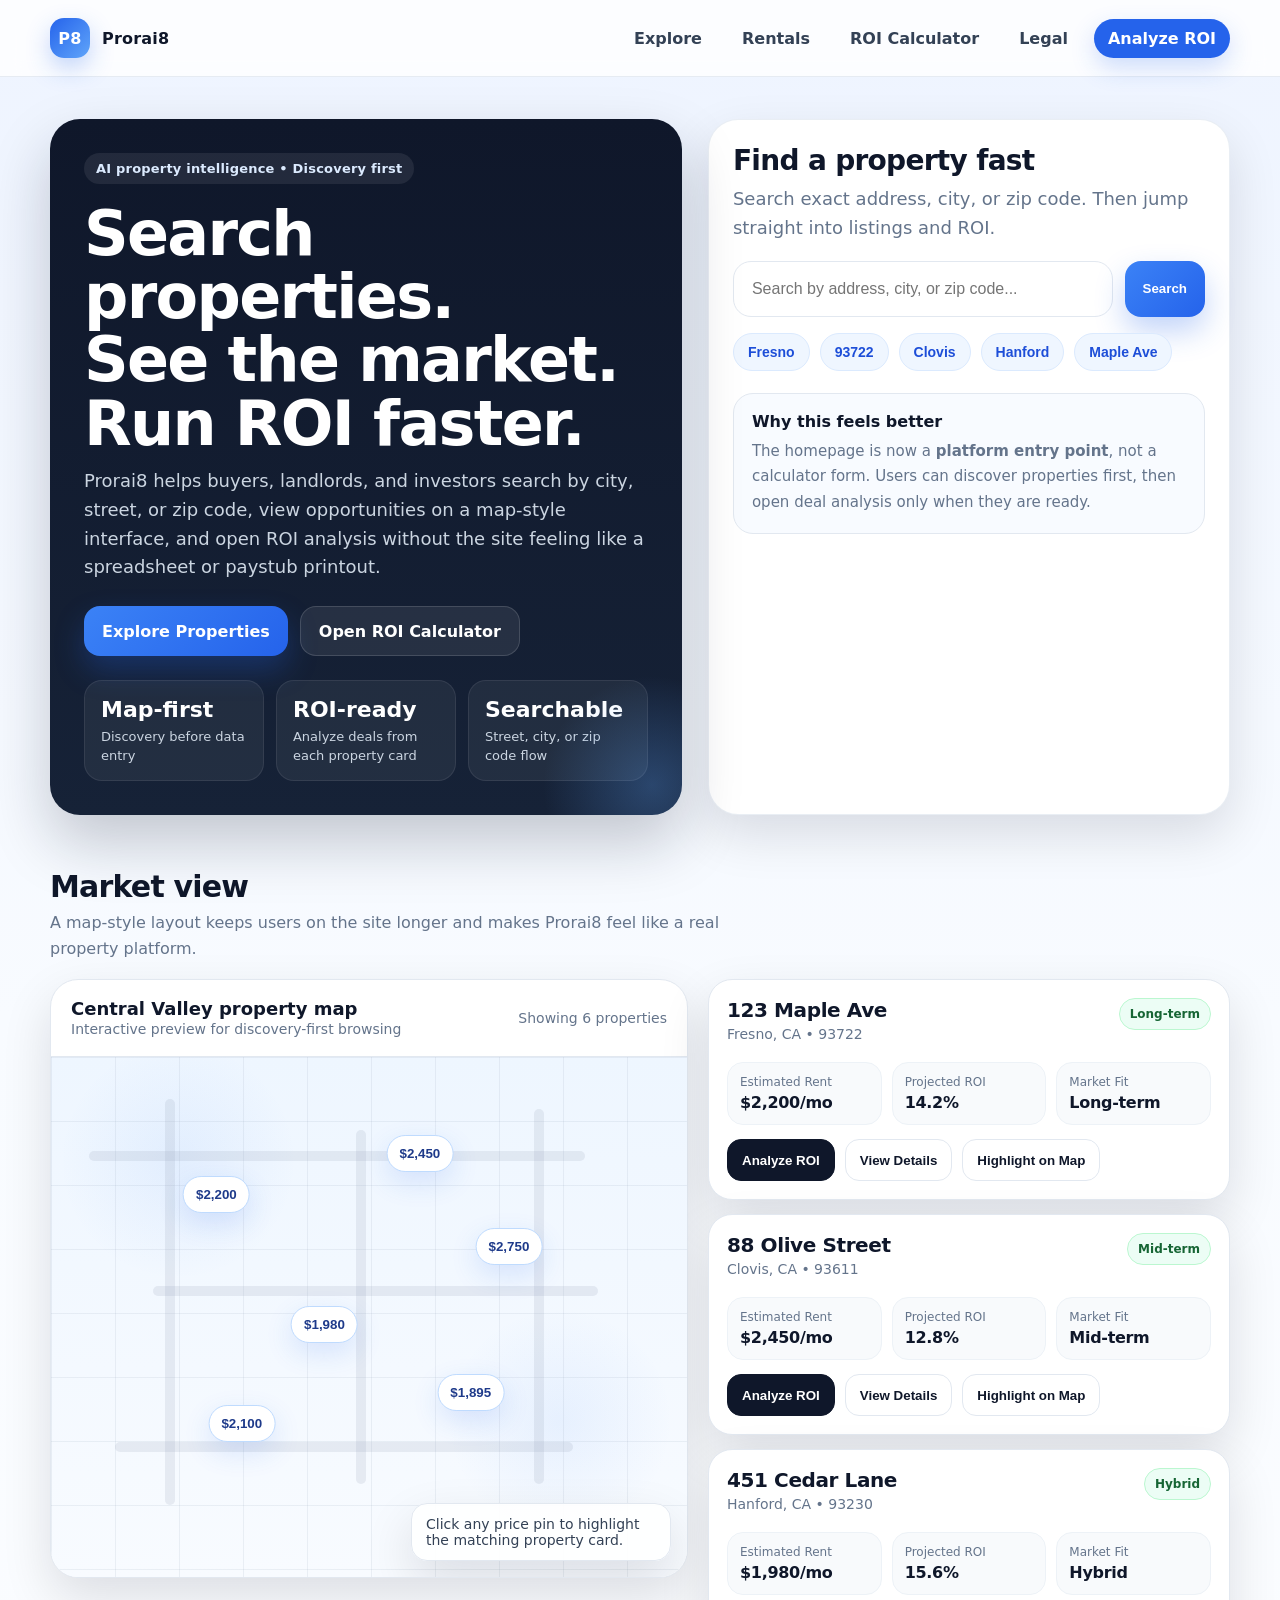
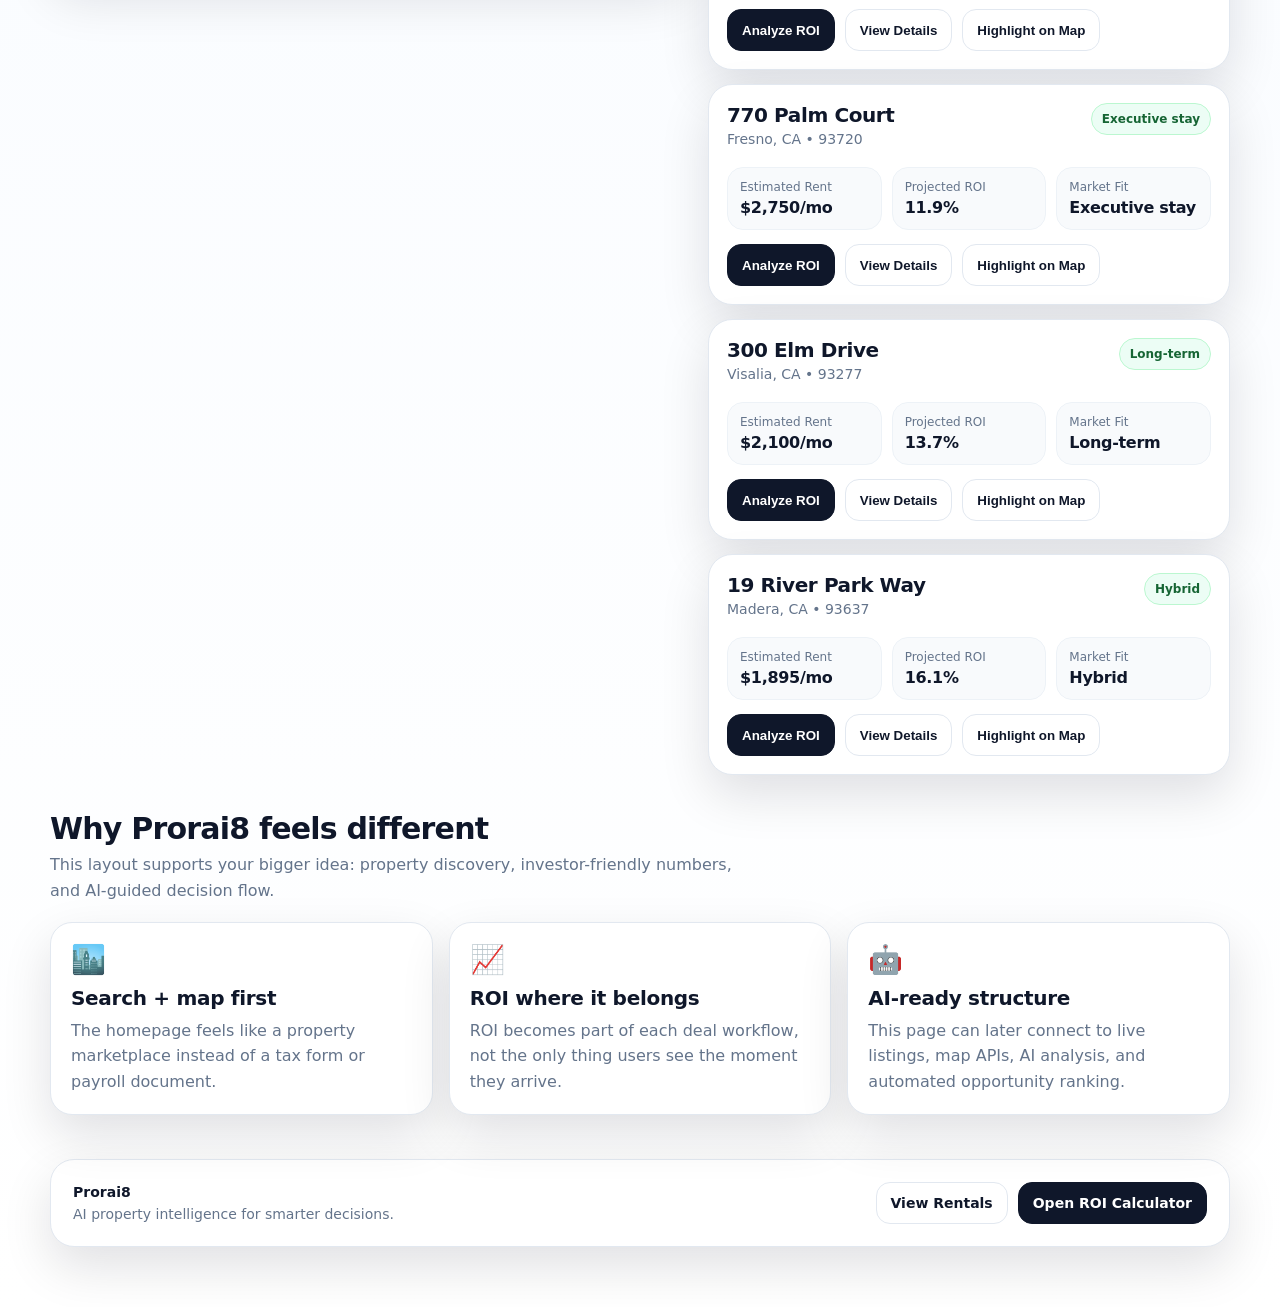
<file: index.html>
<!doctype html>
<html lang="en">
<head>
  <meta charset="utf-8" />
  <meta name="viewport" content="width=device-width,initial-scale=1" />
  <title>Prorai8 | AI Property Intelligence</title>
  <meta name="description" content="Search properties, view rental opportunities, and analyze ROI with Prorai8." />
  <style>
    :root{
      --bg:#0b1220;
      --bg-soft:#111827;
      --panel:#ffffff;
      --panel-soft:#f8fafc;
      --text:#0f172a;
      --muted:#64748b;
      --line:#e2e8f0;
      --brand:#2563eb;
      --brand-dark:#1d4ed8;
      --accent:#0f172a;
      --success:#16a34a;
      --shadow:0 20px 50px rgba(2,6,23,.12);
      --radius:22px;
    }

    *{box-sizing:border-box}
    html{scroll-behavior:smooth}
    body{
      margin:0;
      font-family:Inter, ui-sans-serif, system-ui, -apple-system, BlinkMacSystemFont, "Segoe UI", sans-serif;
      background:linear-gradient(180deg,#eef4ff 0%, #f8fbff 35%, #ffffff 100%);
      color:var(--text);
    }

    a{text-decoration:none;color:inherit}
    img{max-width:100%;display:block}

    .container{
      width:min(1180px, calc(100% - 32px));
      margin:0 auto;
    }

    .nav{
      position:sticky;
      top:0;
      z-index:100;
      backdrop-filter:blur(10px);
      background:rgba(255,255,255,.82);
      border-bottom:1px solid rgba(226,232,240,.85);
    }

    .nav-inner{
      display:flex;
      align-items:center;
      justify-content:space-between;
      gap:16px;
      min-height:76px;
    }

    .brand{
      display:flex;
      align-items:center;
      gap:12px;
      font-weight:800;
      letter-spacing:.2px;
    }

    .brand-mark{
      width:40px;
      height:40px;
      border-radius:14px;
      display:grid;
      place-items:center;
      color:#fff;
      font-weight:900;
      background:linear-gradient(135deg,var(--brand),#60a5fa);
      box-shadow:0 10px 24px rgba(37,99,235,.28);
    }

    .nav-links{
      display:flex;
      align-items:center;
      gap:12px;
      flex-wrap:wrap;
    }

    .nav-links a{
      padding:10px 14px;
      border-radius:999px;
      color:#334155;
      font-weight:600;
    }

    .nav-links a:hover{
      background:#eff6ff;
      color:var(--brand);
    }

    .nav-cta{
      background:var(--brand);
      color:#fff !important;
      box-shadow:0 10px 24px rgba(37,99,235,.22);
    }

    .nav-cta:hover{
      background:var(--brand-dark) !important;
      color:#fff !important;
    }

    .hero{
      padding:42px 0 26px;
    }

    .hero-wrap{
      display:grid;
      grid-template-columns:1.15fr .95fr;
      gap:26px;
      align-items:stretch;
    }

    .hero-card{
      background:linear-gradient(180deg,#0f172a 0%, #162237 100%);
      color:#fff;
      border-radius:30px;
      padding:34px;
      box-shadow:0 28px 60px rgba(15,23,42,.22);
      position:relative;
      overflow:hidden;
    }

    .hero-card::after{
      content:"";
      position:absolute;
      inset:auto -80px -80px auto;
      width:220px;
      height:220px;
      border-radius:50%;
      background:radial-gradient(circle, rgba(96,165,250,.28), transparent 70%);
    }

    .eyebrow{
      display:inline-flex;
      align-items:center;
      gap:8px;
      padding:8px 12px;
      border-radius:999px;
      background:rgba(255,255,255,.08);
      color:#dbeafe;
      font-size:13px;
      font-weight:700;
      letter-spacing:.2px;
    }

    h1{
      margin:18px 0 12px;
      font-size:clamp(36px, 5vw, 62px);
      line-height:1.02;
      letter-spacing:-1.7px;
    }

    .hero p{
      margin:0;
      color:#cbd5e1;
      font-size:18px;
      line-height:1.6;
      max-width:640px;
    }

    .hero-actions{
      display:flex;
      gap:12px;
      flex-wrap:wrap;
      margin-top:24px;
    }

    .btn{
      display:inline-flex;
      align-items:center;
      justify-content:center;
      gap:10px;
      min-height:50px;
      padding:0 18px;
      border:none;
      border-radius:16px;
      font-weight:800;
      cursor:pointer;
      transition:.18s ease;
      text-decoration:none;
    }

    .btn-primary{
      background:linear-gradient(135deg,#3b82f6,#2563eb);
      color:#fff;
      box-shadow:0 14px 30px rgba(37,99,235,.28);
    }

    .btn-primary:hover{transform:translateY(-1px)}

    .btn-secondary{
      background:rgba(255,255,255,.08);
      color:#fff;
      border:1px solid rgba(255,255,255,.14);
    }

    .stats{
      display:grid;
      grid-template-columns:repeat(3,1fr);
      gap:12px;
      margin-top:24px;
    }

    .stat{
      background:rgba(255,255,255,.06);
      border:1px solid rgba(255,255,255,.08);
      border-radius:18px;
      padding:16px;
    }

    .stat strong{
      display:block;
      font-size:22px;
      margin-bottom:4px;
    }

    .stat span{
      color:#cbd5e1;
      font-size:13px;
    }

    .search-panel{
      background:var(--panel);
      border-radius:30px;
      padding:24px;
      box-shadow:var(--shadow);
      border:1px solid rgba(226,232,240,.75);
    }

    .search-panel h2{
      margin:0 0 8px;
      font-size:28px;
      letter-spacing:-.7px;
    }

    .search-panel p{
      margin:0 0 18px;
      color:var(--muted);
      line-height:1.6;
    }

    .search-box{
      display:grid;
      grid-template-columns:1fr auto;
      gap:12px;
      margin-top:6px;
    }

    .search-box input{
      width:100%;
      min-height:56px;
      border-radius:18px;
      border:1px solid var(--line);
      padding:0 18px;
      font-size:16px;
      outline:none;
      background:#fff;
    }

    .search-box input:focus{
      border-color:#93c5fd;
      box-shadow:0 0 0 4px rgba(37,99,235,.08);
    }

    .quick-tags{
      display:flex;
      gap:10px;
      flex-wrap:wrap;
      margin-top:16px;
    }

    .tag{
      padding:10px 14px;
      border-radius:999px;
      background:#eff6ff;
      color:#1d4ed8;
      font-size:14px;
      font-weight:700;
      cursor:pointer;
      border:1px solid #dbeafe;
    }

    .tag:hover{
      background:#dbeafe;
    }

    .section{
      padding:28px 0 8px;
    }

    .section-head{
      display:flex;
      justify-content:space-between;
      align-items:end;
      gap:16px;
      margin-bottom:18px;
      flex-wrap:wrap;
    }

    .section-head h3{
      margin:0;
      font-size:30px;
      letter-spacing:-.8px;
    }

    .section-head p{
      margin:6px 0 0;
      color:var(--muted);
      max-width:700px;
      line-height:1.6;
    }

    .market-wrap{
      display:grid;
      grid-template-columns:1.1fr .9fr;
      gap:20px;
      align-items:start;
    }

    .map-card{
      background:#fff;
      border:1px solid var(--line);
      border-radius:28px;
      box-shadow:var(--shadow);
      overflow:hidden;
    }

    .map-top{
      display:flex;
      justify-content:space-between;
      align-items:center;
      gap:14px;
      padding:18px 20px;
      border-bottom:1px solid var(--line);
      flex-wrap:wrap;
    }

    .map-top strong{
      font-size:18px;
    }

    .map-top span{
      color:var(--muted);
      font-size:14px;
    }

    .map-stage{
      position:relative;
      min-height:520px;
      background:
        radial-gradient(circle at 20% 20%, rgba(59,130,246,.08), transparent 18%),
        radial-gradient(circle at 80% 70%, rgba(59,130,246,.08), transparent 18%),
        linear-gradient(180deg,#eef6ff 0%, #f8fbff 100%);
      overflow:hidden;
    }

    .map-stage::before,
    .map-stage::after{
      content:"";
      position:absolute;
      inset:0;
      pointer-events:none;
    }

    .map-stage::before{
      background-image:
        linear-gradient(to right, rgba(148,163,184,.15) 1px, transparent 1px),
        linear-gradient(to bottom, rgba(148,163,184,.15) 1px, transparent 1px);
      background-size:64px 64px;
    }

    .road{
      position:absolute;
      background:rgba(148,163,184,.18);
      border-radius:999px;
    }

    .road.h1{top:18%;left:6%;width:78%;height:10px}
    .road.h2{top:44%;left:16%;width:70%;height:10px}
    .road.h3{top:74%;left:10%;width:72%;height:10px}
    .road.v1{top:8%;left:18%;width:10px;height:78%}
    .road.v2{top:14%;left:48%;width:10px;height:68%}
    .road.v3{top:10%;left:76%;width:10px;height:72%}

    .pin{
      position:absolute;
      transform:translate(-50%,-100%);
      background:#fff;
      border:1px solid #bfdbfe;
      color:#1e3a8a;
      border-radius:999px;
      padding:10px 12px;
      font-weight:800;
      box-shadow:0 10px 28px rgba(37,99,235,.14);
      cursor:pointer;
      transition:.16s ease;
      white-space:nowrap;
    }

    .pin:hover,
    .pin.active{
      transform:translate(-50%,-104%);
      background:var(--brand);
      color:#fff;
      border-color:var(--brand);
    }

    .map-note{
      position:absolute;
      right:16px;
      bottom:16px;
      background:rgba(255,255,255,.92);
      border:1px solid var(--line);
      border-radius:16px;
      padding:12px 14px;
      box-shadow:var(--shadow);
      max-width:260px;
      font-size:14px;
      color:#334155;
    }

    .results{
      display:grid;
      gap:14px;
    }

    .property-card{
      background:#fff;
      border:1px solid var(--line);
      border-radius:24px;
      box-shadow:var(--shadow);
      overflow:hidden;
      transition:.18s ease;
    }

    .property-card:hover{
      transform:translateY(-2px);
    }

    .property-top{
      padding:18px 18px 8px;
      display:flex;
      justify-content:space-between;
      gap:14px;
      align-items:start;
    }

    .badge{
      display:inline-flex;
      align-items:center;
      gap:8px;
      font-size:12px;
      font-weight:800;
      color:#166534;
      background:#ecfdf5;
      border:1px solid #bbf7d0;
      border-radius:999px;
      padding:8px 10px;
      white-space:nowrap;
    }

    .property-address{
      font-size:20px;
      margin:0 0 4px;
      letter-spacing:-.4px;
    }

    .property-city{
      margin:0;
      color:var(--muted);
      font-size:14px;
    }

    .property-body{
      padding:12px 18px 18px;
    }

    .metrics{
      display:grid;
      grid-template-columns:repeat(3,1fr);
      gap:10px;
      margin-bottom:14px;
    }

    .metric{
      background:var(--panel-soft);
      border:1px solid #edf2f7;
      border-radius:16px;
      padding:12px;
    }

    .metric span{
      display:block;
      color:var(--muted);
      font-size:12px;
      margin-bottom:4px;
    }

    .metric strong{
      font-size:16px;
      letter-spacing:-.3px;
    }

    .property-actions{
      display:flex;
      gap:10px;
      flex-wrap:wrap;
    }

    .mini-btn{
      min-height:42px;
      padding:0 14px;
      border-radius:14px;
      border:1px solid var(--line);
      background:#fff;
      color:#0f172a;
      font-weight:800;
      cursor:pointer;
    }

    .mini-btn.primary{
      background:var(--accent);
      color:#fff;
      border-color:var(--accent);
    }

    .mini-btn:hover{opacity:.92}

    .empty-state{
      background:#fff;
      border:1px dashed #cbd5e1;
      border-radius:24px;
      padding:28px;
      text-align:center;
      color:#475569;
      box-shadow:var(--shadow);
    }

    .feature-grid{
      display:grid;
      grid-template-columns:repeat(3,1fr);
      gap:16px;
      margin-top:14px;
    }

    .feature{
      background:#fff;
      border:1px solid var(--line);
      border-radius:22px;
      padding:20px;
      box-shadow:var(--shadow);
    }

    .feature h4{
      margin:10px 0 8px;
      font-size:20px;
      letter-spacing:-.3px;
    }

    .feature p{
      margin:0;
      color:var(--muted);
      line-height:1.6;
    }

    .footer{
      padding:36px 0 60px;
      color:#64748b;
      font-size:14px;
    }

    .footer-box{
      background:#fff;
      border:1px solid var(--line);
      border-radius:24px;
      box-shadow:var(--shadow);
      padding:22px;
      display:flex;
      justify-content:space-between;
      gap:16px;
      flex-wrap:wrap;
      align-items:center;
    }

    @media (max-width: 1024px){
      .hero-wrap,
      .market-wrap,
      .feature-grid{
        grid-template-columns:1fr;
      }
      .map-stage{
        min-height:420px;
      }
    }

    @media (max-width: 720px){
      .nav-inner{
        min-height:auto;
        padding:14px 0;
        align-items:flex-start;
        flex-direction:column;
      }
      .search-box{
        grid-template-columns:1fr;
      }
      .stats,
      .metrics{
        grid-template-columns:1fr;
      }
      .hero-card,
      .search-panel,
      .map-card,
      .property-card,
      .feature,
      .footer-box{
        border-radius:22px;
      }
      h1{
        font-size:40px;
      }
      .map-stage{
        min-height:340px;
      }
      .pin{
        font-size:13px;
        padding:8px 10px;
      }
    }
  </style>
</head>
<body>

  <nav class="nav">
    <div class="container nav-inner">
      <a class="brand" href="/">
        <div class="brand-mark">P8</div>
        <div>Prorai8</div>
      </a>

      <div class="nav-links">
        <a href="#market">Explore</a>
        <a href="/rentals.html">Rentals</a>
        <a href="/roi.html">ROI Calculator</a>
        <a href="/legal/">Legal</a>
        <a class="nav-cta" href="#market">Analyze ROI</a>
      </div>
    </div>
  </nav>

  <header class="hero">
    <div class="container hero-wrap">
      <section class="hero-card">
        <div class="eyebrow">AI property intelligence • Discovery first</div>
        <h1>Search properties.<br>See the market.<br>Run ROI faster.</h1>
        <p>
          Prorai8 helps buyers, landlords, and investors search by city, street, or zip code,
          view opportunities on a map-style interface, and open ROI analysis without the site
          feeling like a spreadsheet or paystub printout.
        </p>

        <div class="hero-actions">
          <a class="btn btn-primary" href="#market">Explore Properties</a>
          <a class="btn btn-secondary" href="/roi.html">Open ROI Calculator</a>
        </div>

        <div class="stats">
          <div class="stat">
            <strong>Map-first</strong>
            <span>Discovery before data entry</span>
          </div>
          <div class="stat">
            <strong>ROI-ready</strong>
            <span>Analyze deals from each property card</span>
          </div>
          <div class="stat">
            <strong>Searchable</strong>
            <span>Street, city, or zip code flow</span>
          </div>
        </div>
      </section>

      <aside class="search-panel">
        <h2>Find a property fast</h2>
        <p>
          Search exact address, city, or zip code. Then jump straight into listings and ROI.
        </p>

        <div class="search-box">
          <input
            id="searchInput"
            type="text"
            placeholder="Search by address, city, or zip code..."
          />
          <button class="btn btn-primary" id="searchBtn" type="button">Search</button>
        </div>

        <div class="quick-tags">
          <button class="tag" type="button" data-query="Fresno">Fresno</button>
          <button class="tag" type="button" data-query="93722">93722</button>
          <button class="tag" type="button" data-query="Clovis">Clovis</button>
          <button class="tag" type="button" data-query="Hanford">Hanford</button>
          <button class="tag" type="button" data-query="Maple">Maple Ave</button>
        </div>

        <div style="margin-top:22px;padding:18px;border:1px solid var(--line);border-radius:20px;background:#f8fbff;">
          <div style="font-weight:800;font-size:16px;margin-bottom:8px;">Why this feels better</div>
          <div style="color:#64748b;line-height:1.7;font-size:15px;">
            The homepage is now a <strong>platform entry point</strong>, not a calculator form.
            Users can discover properties first, then open deal analysis only when they are ready.
          </div>
        </div>
      </aside>
    </div>
  </header>

  <main>
    <section class="section" id="market">
      <div class="container">
        <div class="section-head">
          <div>
            <h3>Market view</h3>
            <p>
              A map-style layout keeps users on the site longer and makes Prorai8 feel like a real property platform.
            </p>
          </div>
        </div>

        <div class="market-wrap">
          <div class="map-card">
            <div class="map-top">
              <div>
                <strong>Central Valley property map</strong><br>
                <span>Interactive preview for discovery-first browsing</span>
              </div>
              <span id="resultCount">Showing 6 properties</span>
            </div>

            <div class="map-stage" id="mapStage">
              <div class="road h1"></div>
              <div class="road h2"></div>
              <div class="road h3"></div>
              <div class="road v1"></div>
              <div class="road v2"></div>
              <div class="road v3"></div>

              <div class="map-note">
                Click any price pin to highlight the matching property card.
              </div>
            </div>
          </div>

          <div class="results" id="propertyResults"></div>
        </div>
      </div>
    </section>

    <section class="section">
      <div class="container">
        <div class="section-head">
          <div>
            <h3>Why Prorai8 feels different</h3>
            <p>
              This layout supports your bigger idea: property discovery, investor-friendly numbers, and AI-guided decision flow.
            </p>
          </div>
        </div>

        <div class="feature-grid">
          <div class="feature">
            <div style="font-size:28px;">🏙️</div>
            <h4>Search + map first</h4>
            <p>
              The homepage feels like a property marketplace instead of a tax form or payroll document.
            </p>
          </div>

          <div class="feature">
            <div style="font-size:28px;">📈</div>
            <h4>ROI where it belongs</h4>
            <p>
              ROI becomes part of each deal workflow, not the only thing users see the moment they arrive.
            </p>
          </div>

          <div class="feature">
            <div style="font-size:28px;">🤖</div>
            <h4>AI-ready structure</h4>
            <p>
              This page can later connect to live listings, map APIs, AI analysis, and automated opportunity ranking.
            </p>
          </div>
        </div>
      </div>
    </section>
  </main>

  <footer class="footer">
    <div class="container">
      <div class="footer-box">
        <div>
          <strong style="display:block;color:#0f172a;margin-bottom:6px;">Prorai8</strong>
          AI property intelligence for smarter decisions.
        </div>
        <div style="display:flex;gap:10px;flex-wrap:wrap;">
          <a class="mini-btn" href="/rentals.html" style="display:inline-flex;align-items:center;text-decoration:none;">View Rentals</a>
          <a class="mini-btn primary" href="/roi.html" style="display:inline-flex;align-items:center;text-decoration:none;">Open ROI Calculator</a>
        </div>
      </div>
    </div>
  </footer>

  <script>
    const properties = [
      {
        id: 1,
        address: "123 Maple Ave",
        city: "Fresno, CA",
        zip: "93722",
        rent: 2200,
        roi: 14.2,
        strategy: "Long-term",
        x: 26,
        y: 30
      },
      {
        id: 2,
        address: "88 Olive Street",
        city: "Clovis, CA",
        zip: "93611",
        rent: 2450,
        roi: 12.8,
        strategy: "Mid-term",
        x: 58,
        y: 22
      },
      {
        id: 3,
        address: "451 Cedar Lane",
        city: "Hanford, CA",
        zip: "93230",
        rent: 1980,
        roi: 15.6,
        strategy: "Hybrid",
        x: 43,
        y: 55
      },
      {
        id: 4,
        address: "770 Palm Court",
        city: "Fresno, CA",
        zip: "93720",
        rent: 2750,
        roi: 11.9,
        strategy: "Executive stay",
        x: 72,
        y: 40
      },
      {
        id: 5,
        address: "300 Elm Drive",
        city: "Visalia, CA",
        zip: "93277",
        rent: 2100,
        roi: 13.7,
        strategy: "Long-term",
        x: 30,
        y: 74
      },
      {
        id: 6,
        address: "19 River Park Way",
        city: "Madera, CA",
        zip: "93637",
        rent: 1895,
        roi: 16.1,
        strategy: "Hybrid",
        x: 66,
        y: 68
      }
    ];

    const searchInput = document.getElementById("searchInput");
    const searchBtn = document.getElementById("searchBtn");
    const propertyResults = document.getElementById("propertyResults");
    const mapStage = document.getElementById("mapStage");
    const resultCount = document.getElementById("resultCount");
    let activeId = null;

    function money(value){
      return new Intl.NumberFormat("en-US", {
        style: "currency",
        currency: "USD",
        maximumFractionDigits: 0
      }).format(value);
    }

    function filterProperties(query){
      const q = query.trim().toLowerCase();
      if(!q) return properties;

      return properties.filter(p =>
        p.address.toLowerCase().includes(q) ||
        p.city.toLowerCase().includes(q) ||
        p.zip.toLowerCase().includes(q) ||
        p.strategy.toLowerCase().includes(q)
      );
    }

    function renderMap(items){
      mapStage.querySelectorAll(".pin").forEach(pin => pin.remove());

      items.forEach(p => {
        const pin = document.createElement("button");
        pin.className = "pin" + (activeId === p.id ? " active" : "");
        pin.style.left = p.x + "%";
        pin.style.top = p.y + "%";
        pin.type = "button";
        pin.textContent = money(p.rent);
        pin.addEventListener("click", () => {
          activeId = p.id;
          renderAll(filterProperties(searchInput.value));
          const card = document.getElementById("property-" + p.id);
          if(card) card.scrollIntoView({ behavior: "smooth", block: "center" });
        });
        mapStage.appendChild(pin);
      });
    }

    function renderCards(items){
      if(!items.length){
        propertyResults.innerHTML = `
          <div class="empty-state">
            <h4 style="margin:0 0 8px;font-size:22px;color:#0f172a;">No properties found</h4>
            <div>Try searching another city, street, or zip code.</div>
          </div>
        `;
        return;
      }

      propertyResults.innerHTML = items.map(p => `
        <article class="property-card" id="property-${p.id}" style="${activeId === p.id ? 'outline:3px solid rgba(37,99,235,.18);' : ''}">
          <div class="property-top">
            <div>
              <h4 class="property-address">${p.address}</h4>
              <p class="property-city">${p.city} • ${p.zip}</p>
            </div>
            <div class="badge">${p.strategy}</div>
          </div>

          <div class="property-body">
            <div class="metrics">
              <div class="metric">
                <span>Estimated Rent</span>
                <strong>${money(p.rent)}/mo</strong>
              </div>
              <div class="metric">
                <span>Projected ROI</span>
                <strong>${p.roi}%</strong>
              </div>
              <div class="metric">
                <span>Market Fit</span>
                <strong>${p.strategy}</strong>
              </div>
            </div>

            <div class="property-actions">
              <button class="mini-btn primary" type="button" onclick="openPropertyROI(${p.id})">Analyze ROI</button>
              <button class="mini-btn" type="button" onclick="showPropertyDetails(${p.id})">View Details</button>
              <button class="mini-btn" type="button" onclick="highlightProperty(${p.id})">Highlight on Map</button>
            </div>
          </div>
        </article>
      `).join("");
    }

    function renderAll(items){
      resultCount.textContent = `Showing ${items.length} propert${items.length === 1 ? "y" : "ies"}`;
      renderMap(items);
      renderCards(items);
    }

    function runSearch(){
      activeId = null;
      const filtered = filterProperties(searchInput.value);
      renderAll(filtered);

      const market = document.getElementById("market");
      if (market) {
        market.scrollIntoView({ behavior: "smooth", block: "start" });
      }
    }

    function highlightProperty(id){
      activeId = id;
      renderAll(filterProperties(searchInput.value));
      const card = document.getElementById("property-" + id);
      if(card) card.scrollIntoView({ behavior: "smooth", block: "center" });
    }

    function openPropertyROI(id){
      const property = properties.find(p => p.id === id);
      if(!property) return;

      alert(
        "ROI analysis for " + property.address + "\n\n" +
        "Estimated Rent: " + money(property.rent) + "/mo\n" +
        "Projected ROI: " + property.roi + "%\n" +
        "Strategy: " + property.strategy + "\n\n" +
        "Next step: connect this button to your live /roi.html calculator page."
      );
    }

    function showPropertyDetails(id){
      const property = properties.find(p => p.id === id);
      if(!property) return;

      alert(
        "Property Details\n\n" +
        property.address + "\n" +
        property.city + " • " + property.zip + "\n\n" +
        "Estimated Rent: " + money(property.rent) + "/mo\n" +
        "Projected ROI: " + property.roi + "%\n" +
        "Strategy: " + property.strategy
      );
    }

    window.highlightProperty = highlightProperty;
    window.openPropertyROI = openPropertyROI;
    window.showPropertyDetails = showPropertyDetails;

    searchBtn.addEventListener("click", runSearch);

    searchInput.addEventListener("keydown", (e) => {
      if(e.key === "Enter") runSearch();
    });

    document.querySelectorAll(".tag").forEach(tag => {
      tag.addEventListener("click", () => {
        searchInput.value = tag.dataset.query || "";
        runSearch();
      });
    });

    renderAll(properties);
  </script>
</body>
</html>
</file>
